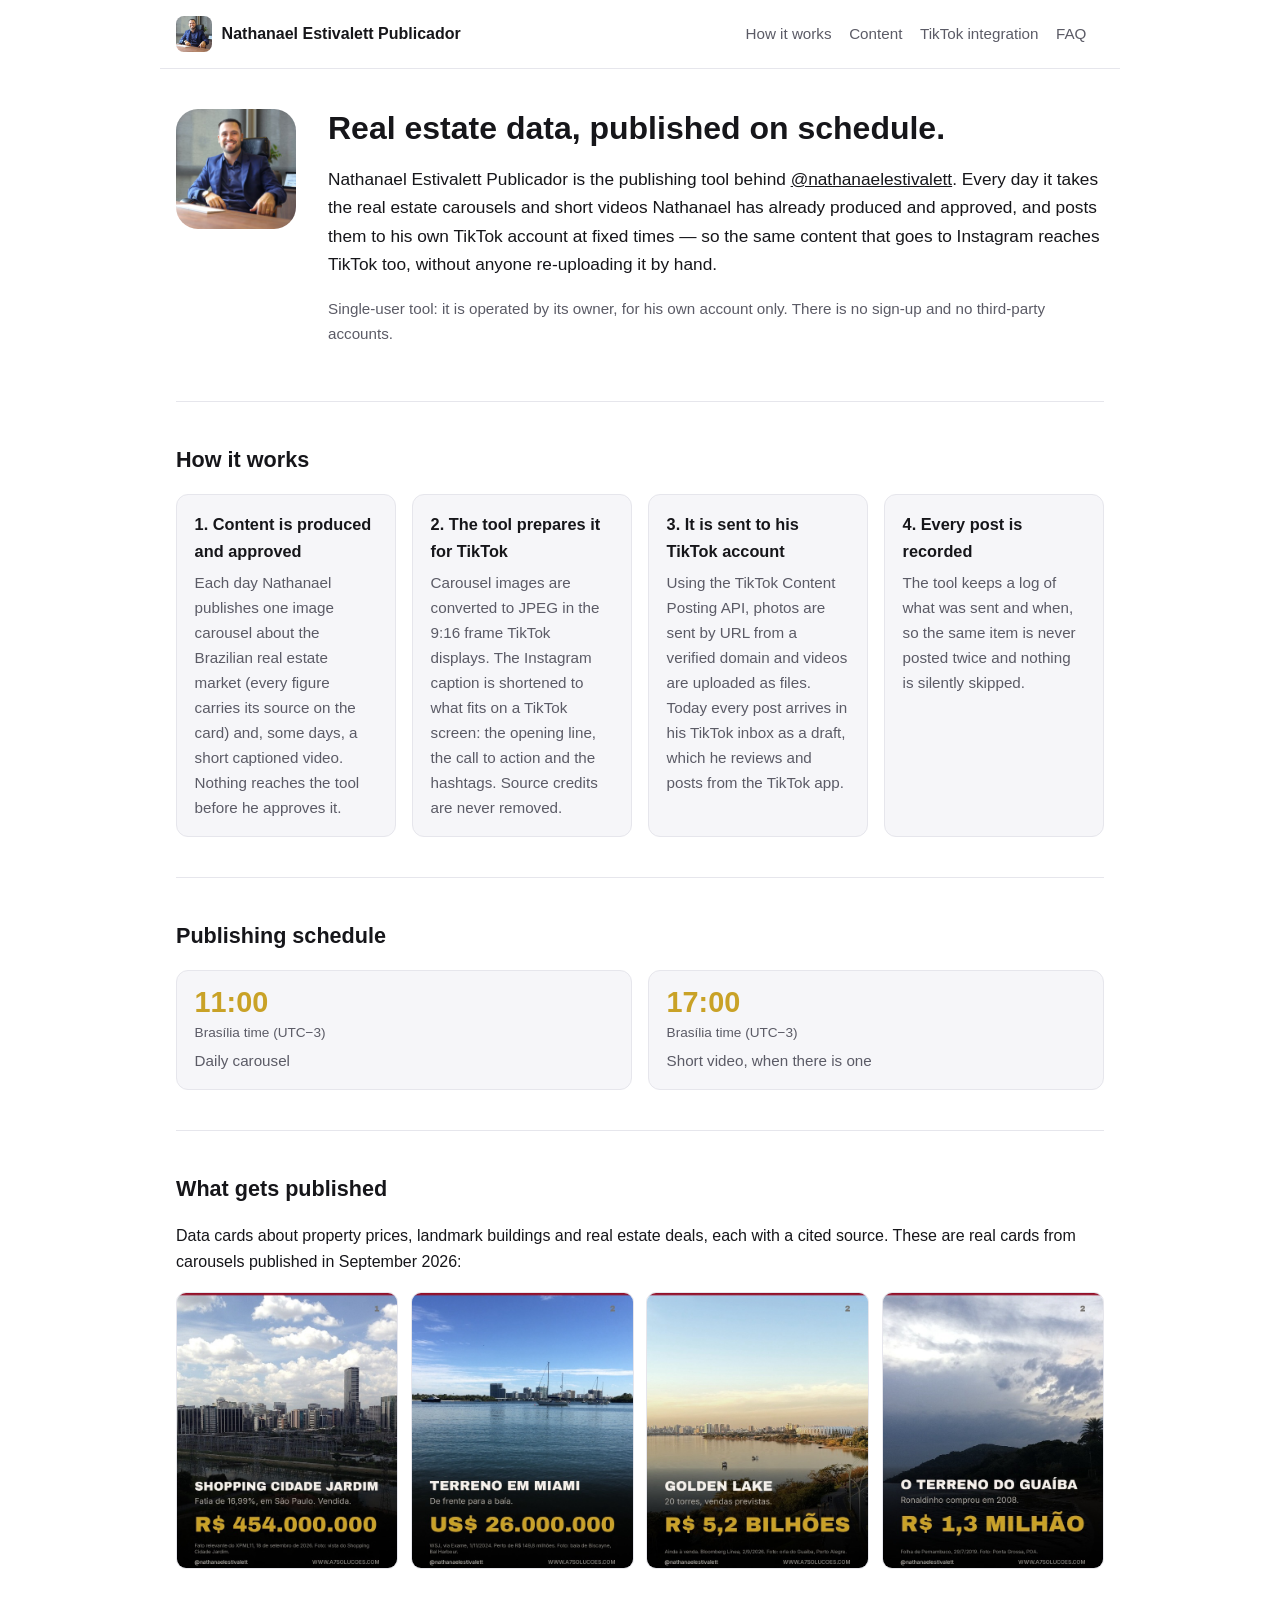
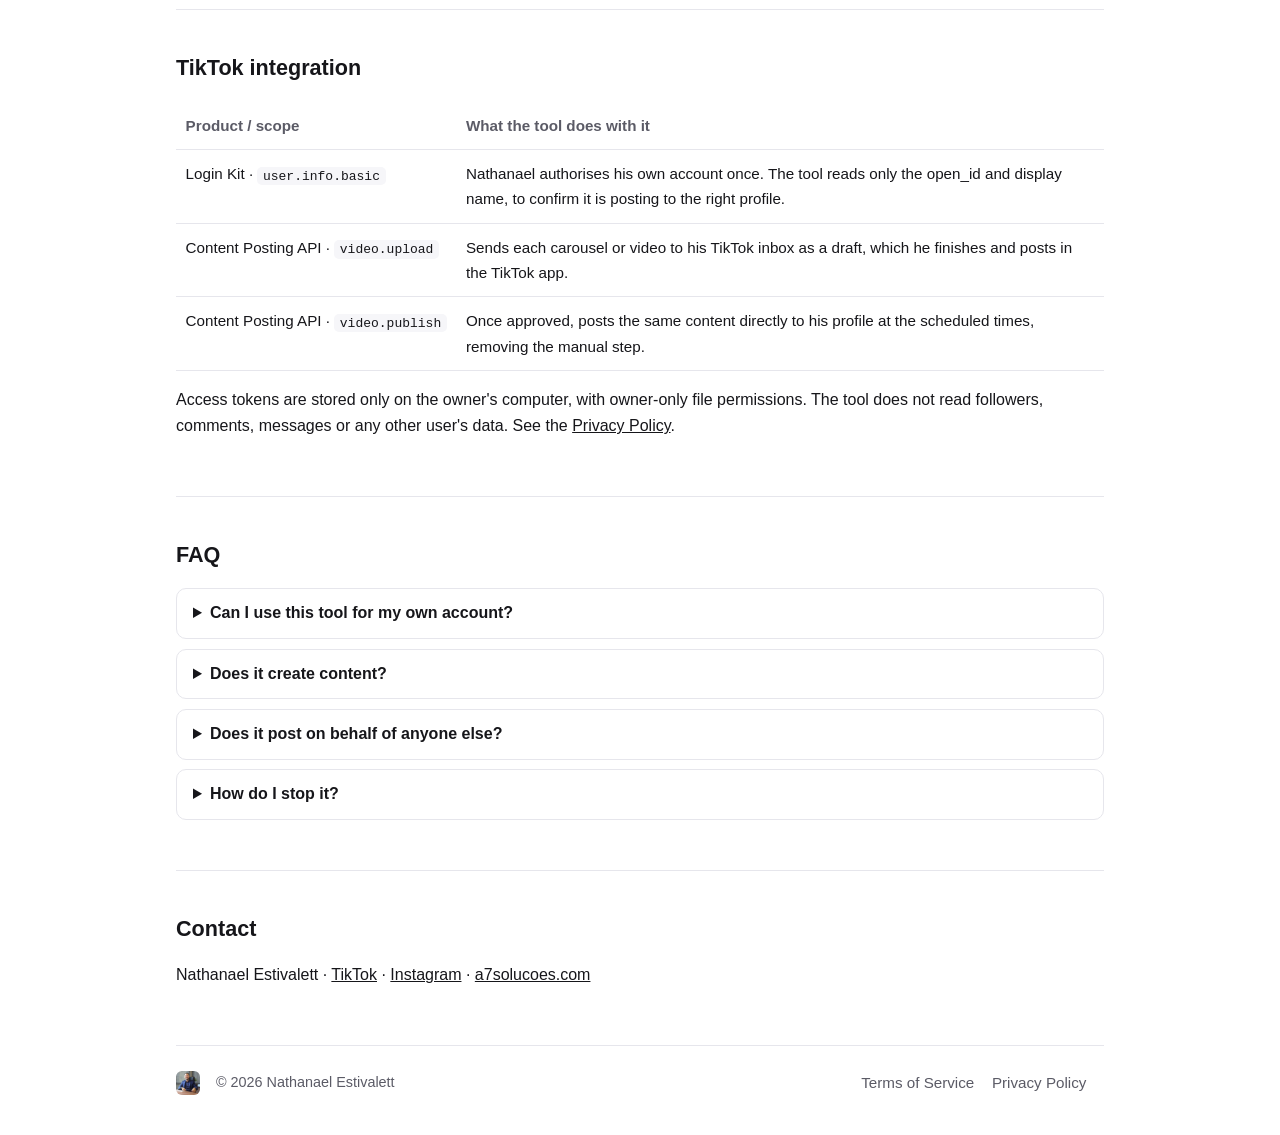
<file: index.html>
<!doctype html>
<html lang="en">
<head>
<meta charset="utf-8">
<meta name="viewport" content="width=device-width,initial-scale=1">
<title>Nathanael Estivalett Publicador</title>
<meta name="description" content="Publishes @nathanaelestivalett's real estate carousels and short videos to his own TikTok account.">
<link rel="icon" type="image/png" sizes="32x32" href="favicon-32.png">
<link rel="apple-touch-icon" href="apple-touch-icon.png">
<link rel="stylesheet" href="site.css">
</head>
<body>
<header class="top">
  <a class="brand" href="./"><img src="img/icon-256.png" alt="" width="36" height="36">Nathanael Estivalett Publicador</a>
  <nav><a href="#how">How it works</a><a href="#content">Content</a><a href="#tiktok">TikTok integration</a><a href="#faq">FAQ</a></nav>
</header>

<main>
<section class="hero">
  <img class="hero-icon" src="img/icon-256.png" alt="Nathanael Estivalett" width="120" height="120">
  <div>
    <h1>Real estate data, published on schedule.</h1>
    <p class="lead">Nathanael Estivalett Publicador is the publishing tool behind
    <a href="https://www.tiktok.com/@nathanaelestivalett">@nathanaelestivalett</a>. Every day it takes the
    real estate carousels and short videos Nathanael has already produced and approved, and posts them to his
    own TikTok account at fixed times — so the same content that goes to Instagram reaches TikTok too,
    without anyone re-uploading it by hand.</p>
    <p class="note">Single-user tool: it is operated by its owner, for his own account only. There is no sign-up and no
    third-party accounts.</p>
  </div>
</section>

<section id="how">
  <h2>How it works</h2>
  <ol class="steps">
    <li><h3>1. Content is produced and approved</h3>
      <p>Each day Nathanael publishes one image carousel about the Brazilian real estate market (every figure
      carries its source on the card) and, some days, a short captioned video. Nothing reaches the tool
      before he approves it.</p></li>
    <li><h3>2. The tool prepares it for TikTok</h3>
      <p>Carousel images are converted to JPEG in the 9:16 frame TikTok displays. The Instagram caption is
      shortened to what fits on a TikTok screen: the opening line, the call to action and the hashtags. Source
      credits are never removed.</p></li>
    <li><h3>3. It is sent to his TikTok account</h3>
      <p>Using the TikTok Content Posting API, photos are sent by URL from a verified domain and videos are
      uploaded as files. Today every post arrives in his TikTok inbox as a draft, which he reviews and posts from
      the TikTok app.</p></li>
    <li><h3>4. Every post is recorded</h3>
      <p>The tool keeps a log of what was sent and when, so the same item is never posted twice and nothing is
      silently skipped.</p></li>
  </ol>
</section>

<section id="schedule">
  <h2>Publishing schedule</h2>
  <div class="cards2">
    <div class="box"><strong>11:00</strong><span>Brasília time (UTC−3)</span><p>Daily carousel</p></div>
    <div class="box"><strong>17:00</strong><span>Brasília time (UTC−3)</span><p>Short video, when there is one</p></div>
  </div>
</section>

<section id="content">
  <h2>What gets published</h2>
  <p>Data cards about property prices, landmark buildings and real estate deals, each with a cited source.
  These are real cards from carousels published in September 2026:</p>
  <div class="gallery">
    <figure><img src="img/exemplo-1.jpg" alt="Card: Shopping Cidade Jardim, R$ 454,000,000" loading="lazy" width="540" height="675"></figure>
    <figure><img src="img/exemplo-2.jpg" alt="Card: land in Miami, US$ 26,000,000" loading="lazy" width="540" height="675"></figure>
    <figure><img src="img/exemplo-3.jpg" alt="Card: Golden Lake, R$ 5.2 billion" loading="lazy" width="540" height="675"></figure>
    <figure><img src="img/exemplo-4.jpg" alt="Card: land by the Guaíba, R$ 1.3 million" loading="lazy" width="540" height="675"></figure>
  </div>
</section>

<section id="tiktok">
  <h2>TikTok integration</h2>
  <table>
    <thead><tr><th>Product / scope</th><th>What the tool does with it</th></tr></thead>
    <tbody>
      <tr><td>Login Kit · <code>user.info.basic</code></td><td>Nathanael authorises his own account once. The tool reads only the
      open_id and display name, to confirm it is posting to the right profile.</td></tr>
      <tr><td>Content Posting API · <code>video.upload</code></td><td>Sends each carousel or video to his TikTok inbox as a draft, which he
      finishes and posts in the TikTok app.</td></tr>
      <tr><td>Content Posting API · <code>video.publish</code></td><td>Once approved, posts the same content directly to his profile at the
      scheduled times, removing the manual step.</td></tr>
    </tbody>
  </table>
  <p>Access tokens are stored only on the owner's computer, with owner-only file permissions. The tool does not
  read followers, comments, messages or any other user's data. See the <a href="privacy.html">Privacy Policy</a>.</p>
</section>

<section id="faq">
  <h2>FAQ</h2>
  <details><summary>Can I use this tool for my own account?</summary>
    <p>No. It is private software that serves a single account, @nathanaelestivalett. There is no sign-up and no login
    for the public.</p></details>
  <details><summary>Does it create content?</summary>
    <p>No. It only publishes content Nathanael has already produced and approved for Instagram.</p></details>
  <details><summary>Does it post on behalf of anyone else?</summary>
    <p>Never. It only posts to the owner's own TikTok account.</p></details>
  <details><summary>How do I stop it?</summary>
    <p>The owner can revoke access at any time in TikTok under Settings and privacy → Security → Apps and services.</p></details>
</section>

<section id="contact">
  <h2>Contact</h2>
  <p>Nathanael Estivalett · <a href="https://www.tiktok.com/@nathanaelestivalett">TikTok</a> ·
  <a href="https://www.instagram.com/nathanaelestivalett/">Instagram</a> ·
  <a href="https://www.a7solucoes.com">a7solucoes.com</a></p>
</section>
</main>

<footer>
  <img src="img/icon-256.png" alt="" width="24" height="24">
  <span>© 2026 Nathanael Estivalett</span>
  <nav><a href="terms.html">Terms of Service</a><a href="privacy.html">Privacy Policy</a></nav>
</footer>
</body>
</html>
</file>
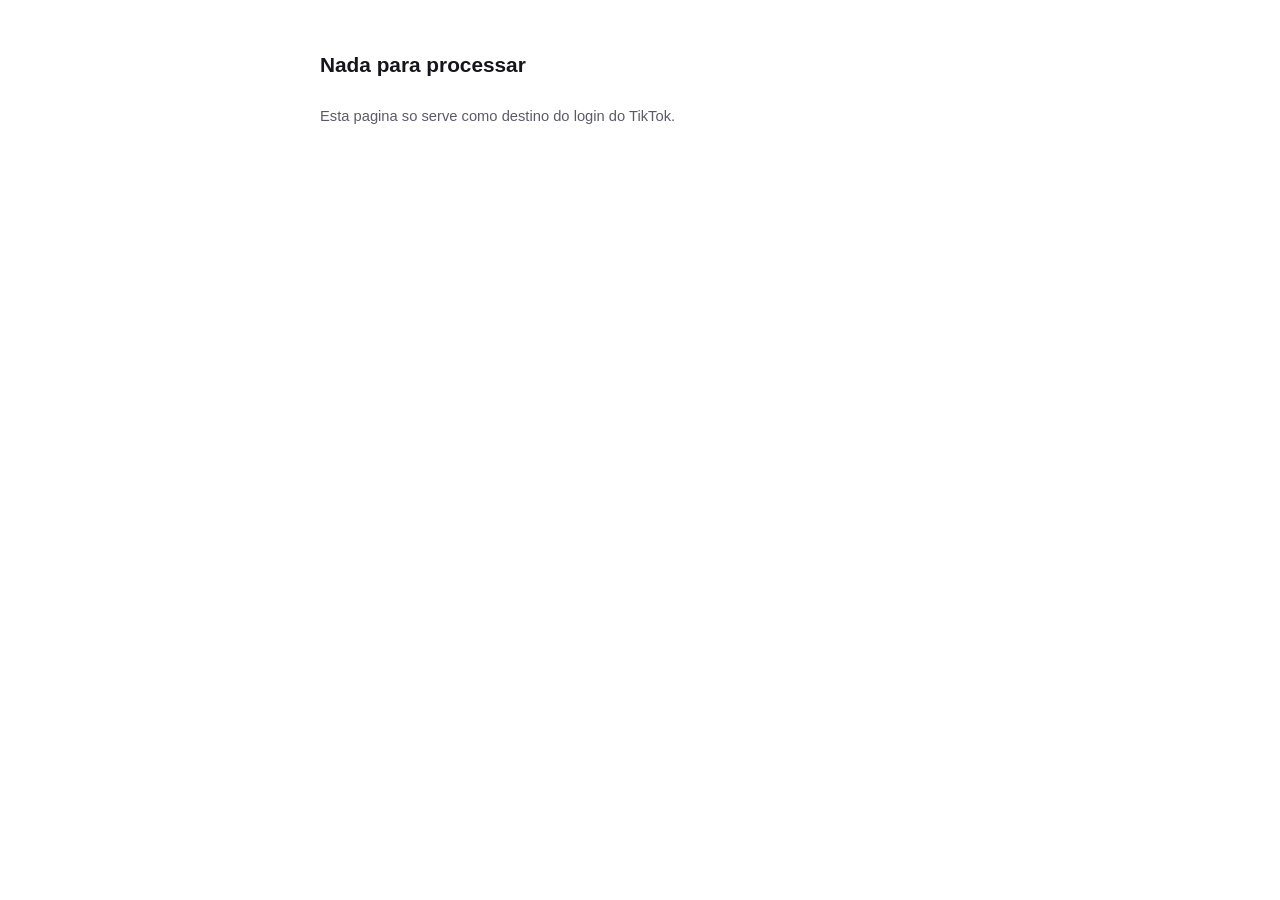
<file: callback.html>
<!doctype html>
<html lang="pt-BR">
<meta charset="utf-8">
<meta name="viewport" content="width=device-width,initial-scale=1">
<link rel="icon" type="image/png" sizes="32x32" href="favicon-32.png">
<link rel="apple-touch-icon" href="apple-touch-icon.png">
<title>Autorizacao recebida</title>
<style>
 :root{--fg:#16161a;--mut:#5b5b66;--bg:#fff;--line:#e6e6ec;--ok:#0a7d3f;--bad:#b3261e}
 @media (prefers-color-scheme:dark){:root:not([data-theme=light]){--fg:#ececf1;--mut:#a0a0ad;--bg:#111114;--line:#2a2a33;--ok:#5ddb96;--bad:#ff8a80}}
 body{background:var(--bg);color:var(--fg);font:16px/1.6 -apple-system,BlinkMacSystemFont,"Segoe UI",sans-serif;
      max-width:40rem;margin:0 auto;padding:3rem 1rem}
 h1{font-size:1.3rem;margin:0 0 1.5rem}
 code{display:block;background:rgba(127,127,127,.12);border:1px solid var(--line);border-radius:8px;
      padding:1rem;font:13px/1.5 ui-monospace,SFMono-Regular,Menlo,monospace;word-break:break-all;margin:.6rem 0}
 button{font:inherit;padding:.6rem 1.1rem;border-radius:8px;border:1px solid var(--line);
        background:transparent;color:inherit;cursor:pointer}
 .ok{color:var(--ok)} .bad{color:var(--bad)} p.sub{color:var(--mut);font-size:.92rem}
</style>
<h1 id="titulo">Lendo a resposta do TikTok...</h1>
<div id="conteudo"></div>
<script>
 const q = new URLSearchParams(location.search);
 const titulo = document.getElementById('titulo');
 const alvo = document.getElementById('conteudo');

 if (q.get('error')) {
   titulo.textContent = 'O TikTok recusou a autorizacao';
   titulo.className = 'bad';
   alvo.innerHTML = '<code>' + (q.get('error') + ' — ' + (q.get('error_description') || ''))
     .replace(/[<>&]/g, c => ({'<':'&lt;','>':'&gt;','&':'&amp;'}[c])) + '</code>';
 } else if (q.get('code')) {
   titulo.textContent = 'Autorizado. Copie a linha abaixo e cole no terminal.';
   titulo.className = 'ok';
   const linha = location.search.slice(1);
   alvo.innerHTML = '<code id="v"></code>'
     + '<button id="b">Copiar</button> '
     + '<p class="sub">Isto NAO e um token: e um codigo de uso unico que expira em minutos '
     + 'e so vale junto com o verificador que ficou no seu computador.</p>';
   document.getElementById('v').textContent = linha;
   document.getElementById('b').onclick = async () => {
     try { await navigator.clipboard.writeText(linha);
           document.getElementById('b').textContent = 'Copiado'; }
     catch (e) { document.getElementById('b').textContent = 'Copie a mao'; }
   };
 } else {
   titulo.textContent = 'Nada para processar';
   alvo.innerHTML = '<p class="sub">Esta pagina so serve como destino do login do TikTok.</p>';
 }
</script>
</file>
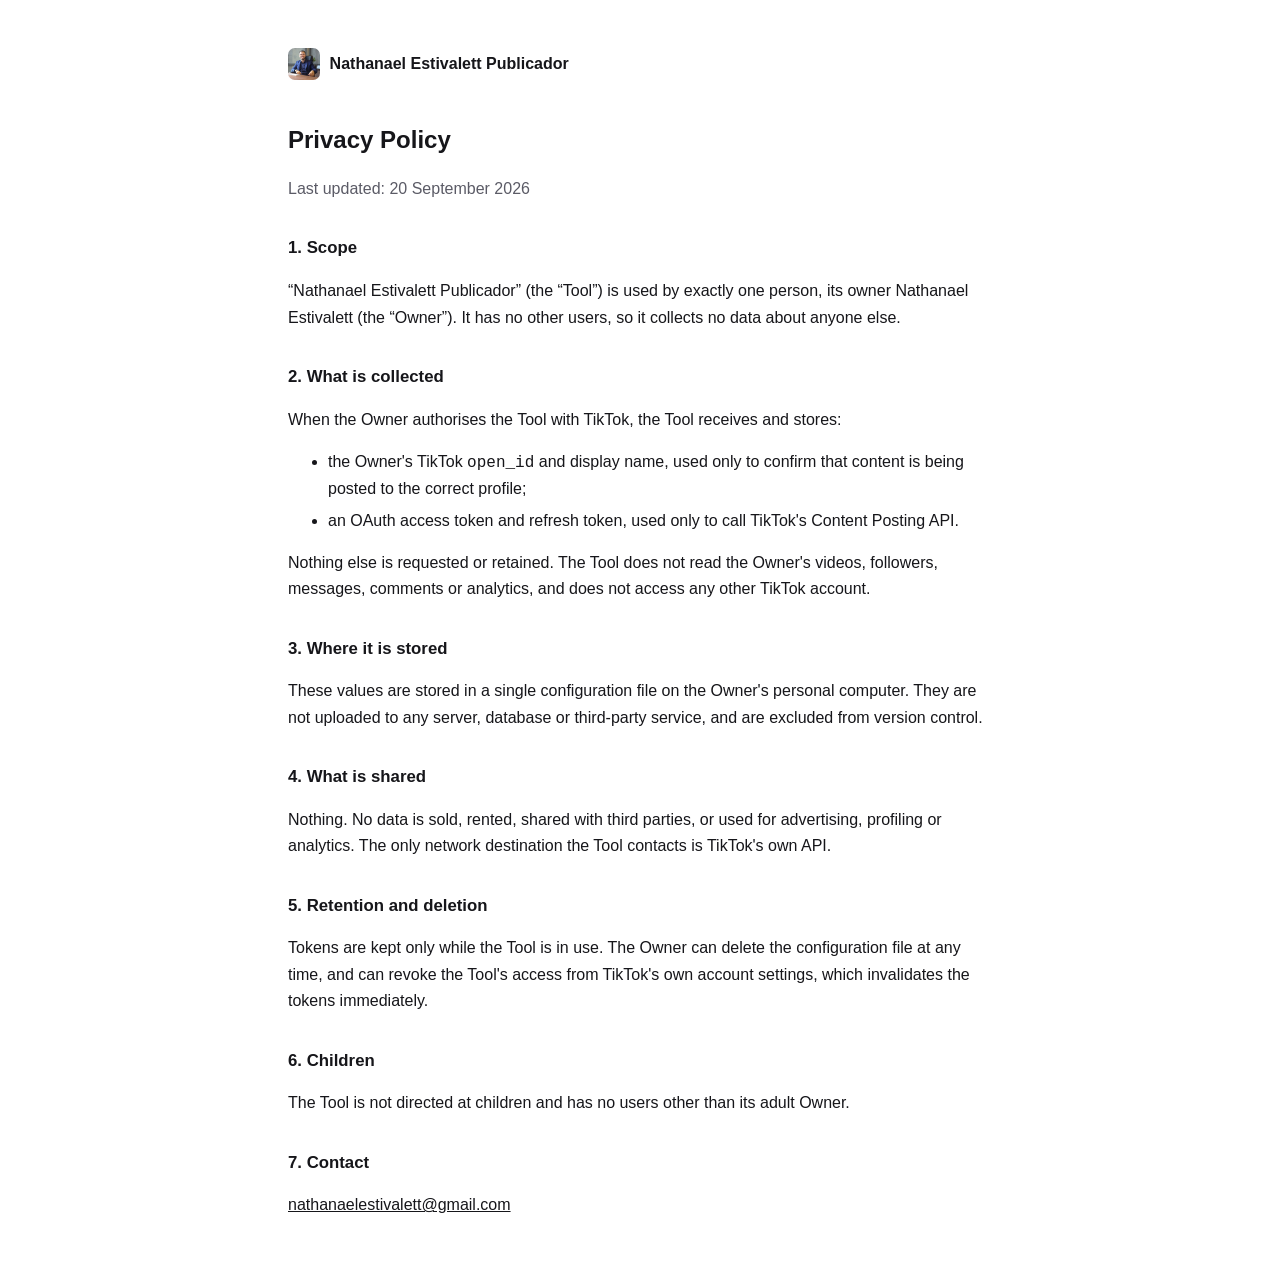
<file: privacy.html>
<!doctype html>
<html lang="en">
<meta charset="utf-8">
<meta name="viewport" content="width=device-width,initial-scale=1">
<link rel="icon" type="image/png" sizes="32x32" href="favicon-32.png">
<link rel="apple-touch-icon" href="apple-touch-icon.png">
<title>Privacy Policy — Nathanael Estivalett Publicador</title>
<style>
 :root{--fg:#16161a;--mut:#5b5b66;--bg:#fff;--line:#e6e6ec}
 @media (prefers-color-scheme:dark){:root:not([data-theme=light]){--fg:#ececf1;--mut:#a0a0ad;--bg:#111114;--line:#2a2a33}}
 body{background:var(--bg);color:var(--fg);font:16px/1.65 -apple-system,BlinkMacSystemFont,"Segoe UI",sans-serif;
      max-width:44rem;margin:0 auto;padding:3rem 1rem}
 h1{font-size:1.5rem} h2{font-size:1.05rem;margin-top:2rem} p.sub{color:var(--mut)}
 a{color:inherit} li{margin:.3rem 0}
</style>
<p style="margin:0 0 2rem"><a href="./" style="display:inline-flex;align-items:center;gap:.6rem;font-weight:650;text-decoration:none"><img src="img/icon-256.png" alt="" width="32" height="32" style="border-radius:7px">Nathanael Estivalett Publicador</a></p>
<h1>Privacy Policy</h1>
<p class="sub">Last updated: 20 September 2026</p>

<h2>1. Scope</h2>
<p>“Nathanael Estivalett Publicador” (the “Tool”) is used by exactly one person, its owner Nathanael
Estivalett (the “Owner”). It has no other users, so it collects no data about anyone else.</p>

<h2>2. What is collected</h2>
<p>When the Owner authorises the Tool with TikTok, the Tool receives and stores:</p>
<ul>
  <li>the Owner's TikTok <code>open_id</code> and display name, used only to confirm that content is
      being posted to the correct profile;</li>
  <li>an OAuth access token and refresh token, used only to call TikTok's Content Posting API.</li>
</ul>
<p>Nothing else is requested or retained. The Tool does not read the Owner's videos, followers,
messages, comments or analytics, and does not access any other TikTok account.</p>

<h2>3. Where it is stored</h2>
<p>These values are stored in a single configuration file on the Owner's personal computer. They are
not uploaded to any server, database or third-party service, and are excluded from version control.</p>

<h2>4. What is shared</h2>
<p>Nothing. No data is sold, rented, shared with third parties, or used for advertising, profiling or
analytics. The only network destination the Tool contacts is TikTok's own API.</p>

<h2>5. Retention and deletion</h2>
<p>Tokens are kept only while the Tool is in use. The Owner can delete the configuration file at any
time, and can revoke the Tool's access from TikTok's own account settings, which invalidates the
tokens immediately.</p>

<h2>6. Children</h2>
<p>The Tool is not directed at children and has no users other than its adult Owner.</p>

<h2>7. Contact</h2>
<p><a href="mailto:nathanaelestivalett@gmail.com">nathanaelestivalett@gmail.com</a></p>
</file>
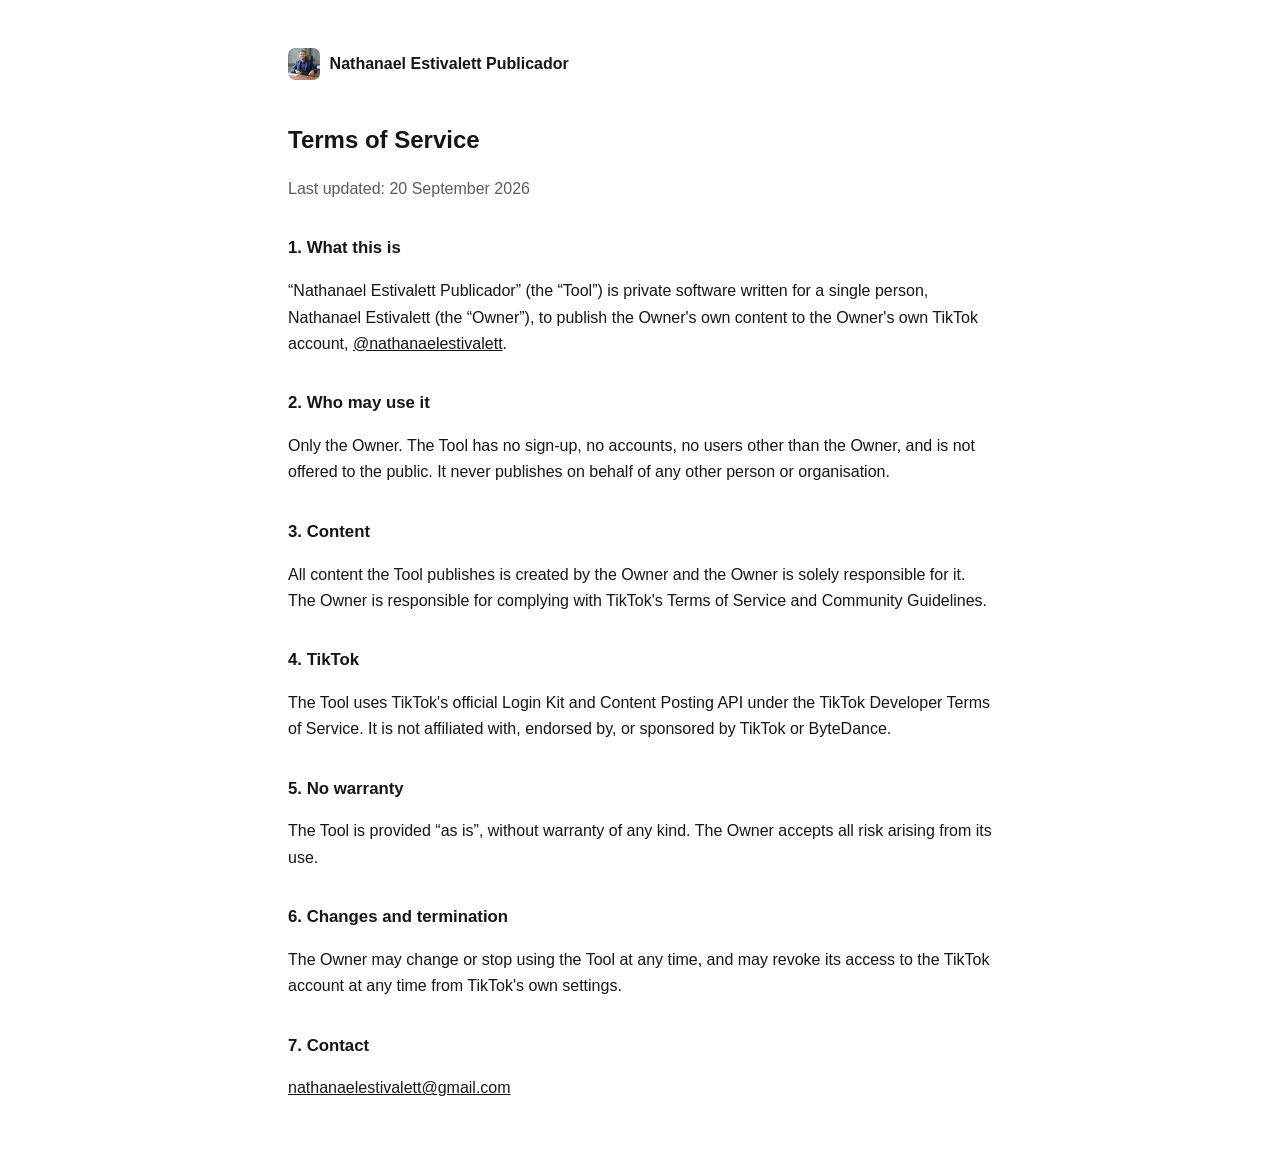
<file: terms.html>
<!doctype html>
<html lang="en">
<meta charset="utf-8">
<meta name="viewport" content="width=device-width,initial-scale=1">
<link rel="icon" type="image/png" sizes="32x32" href="favicon-32.png">
<link rel="apple-touch-icon" href="apple-touch-icon.png">
<title>Terms of Service — Nathanael Estivalett Publicador</title>
<style>
 :root{--fg:#16161a;--mut:#5b5b66;--bg:#fff;--line:#e6e6ec}
 @media (prefers-color-scheme:dark){:root:not([data-theme=light]){--fg:#ececf1;--mut:#a0a0ad;--bg:#111114;--line:#2a2a33}}
 body{background:var(--bg);color:var(--fg);font:16px/1.65 -apple-system,BlinkMacSystemFont,"Segoe UI",sans-serif;
      max-width:44rem;margin:0 auto;padding:3rem 1rem}
 h1{font-size:1.5rem} h2{font-size:1.05rem;margin-top:2rem} p.sub{color:var(--mut)}
 a{color:inherit}
</style>
<p style="margin:0 0 2rem"><a href="./" style="display:inline-flex;align-items:center;gap:.6rem;font-weight:650;text-decoration:none"><img src="img/icon-256.png" alt="" width="32" height="32" style="border-radius:7px">Nathanael Estivalett Publicador</a></p>
<h1>Terms of Service</h1>
<p class="sub">Last updated: 20 September 2026</p>

<h2>1. What this is</h2>
<p>“Nathanael Estivalett Publicador” (the “Tool”) is private software written for a single person,
Nathanael Estivalett (the “Owner”), to publish the Owner's own content to the Owner's own TikTok
account, <a href="https://www.tiktok.com/@nathanaelestivalett">@nathanaelestivalett</a>.</p>

<h2>2. Who may use it</h2>
<p>Only the Owner. The Tool has no sign-up, no accounts, no users other than the Owner, and is not
offered to the public. It never publishes on behalf of any other person or organisation.</p>

<h2>3. Content</h2>
<p>All content the Tool publishes is created by the Owner and the Owner is solely responsible for it.
The Owner is responsible for complying with TikTok's Terms of Service and Community Guidelines.</p>

<h2>4. TikTok</h2>
<p>The Tool uses TikTok's official Login Kit and Content Posting API under the TikTok Developer Terms
of Service. It is not affiliated with, endorsed by, or sponsored by TikTok or ByteDance.</p>

<h2>5. No warranty</h2>
<p>The Tool is provided “as is”, without warranty of any kind. The Owner accepts all risk arising from
its use.</p>

<h2>6. Changes and termination</h2>
<p>The Owner may change or stop using the Tool at any time, and may revoke its access to the TikTok
account at any time from TikTok's own settings.</p>

<h2>7. Contact</h2>
<p><a href="mailto:nathanaelestivalett@gmail.com">nathanaelestivalett@gmail.com</a></p>
</file>
<file: site.css>
:root{--fg:#16161a;--mut:#5b5b66;--bg:#fff;--card:#f6f6f9;--line:#e6e6ec;--accent:#c9a227}
@media (prefers-color-scheme:dark){:root:not([data-theme=light]){--fg:#ececf1;--mut:#a0a0ad;--bg:#111114;--card:#1b1b20;--line:#2a2a33;--accent:#e2bd45}}
*{box-sizing:border-box}
body{background:var(--bg);color:var(--fg);font:16px/1.65 -apple-system,BlinkMacSystemFont,"Segoe UI",sans-serif;margin:0}
a{color:inherit}
header.top,main,footer{max-width:60rem;margin:0 auto;padding:0 1rem}
header.top{display:flex;flex-wrap:wrap;gap:.6rem 1.5rem;align-items:center;justify-content:space-between;padding-top:1rem;padding-bottom:1rem;border-bottom:1px solid var(--line)}
.brand{display:flex;align-items:center;gap:.6rem;font-weight:650;text-decoration:none}
.brand img{border-radius:8px}
nav a{margin-right:1.1rem;color:var(--mut);text-decoration:none;font-size:.95rem}
nav a:hover{color:var(--fg)}
section{padding:2.5rem 0;border-bottom:1px solid var(--line)}
h1{font-size:2rem;line-height:1.2;margin:0 0 .8rem}
h2{font-size:1.35rem;margin:0 0 1rem}
h3{font-size:1.02rem;margin:0 0 .3rem}
.hero{display:flex;gap:2rem;align-items:flex-start}
.hero-icon{border-radius:22px;flex:none}
.lead{font-size:1.08rem}
.note{color:var(--mut);font-size:.95rem}
.steps{list-style:none;padding:0;margin:0;display:grid;grid-template-columns:repeat(auto-fit,minmax(13rem,1fr));gap:1rem}
.steps li,.box{background:var(--card);border:1px solid var(--line);border-radius:12px;padding:1rem 1.1rem}
.steps p,.box p{margin:.2rem 0 0;color:var(--mut);font-size:.95rem}
.cards2{display:grid;grid-template-columns:repeat(auto-fit,minmax(12rem,1fr));gap:1rem}
.box strong{font-size:1.8rem;color:var(--accent);display:block;line-height:1.1}
.box span{color:var(--mut);font-size:.85rem}
.gallery{display:grid;grid-template-columns:repeat(auto-fit,minmax(10rem,1fr));gap:.8rem;margin-top:1rem}
.gallery figure{margin:0}
.gallery img{width:100%;height:auto;border-radius:10px;display:block;border:1px solid var(--line)}
table{width:100%;border-collapse:collapse;margin-bottom:1rem;font-size:.95rem}
th,td{text-align:left;vertical-align:top;padding:.7rem .6rem;border-bottom:1px solid var(--line)}
th{color:var(--mut);font-weight:600}
td:first-child{white-space:nowrap}
code{font:13px ui-monospace,SFMono-Regular,Menlo,monospace;background:var(--card);padding:.1rem .35rem;border-radius:5px}
details{border:1px solid var(--line);border-radius:10px;padding:.7rem 1rem;margin-bottom:.6rem}
summary{cursor:pointer;font-weight:600}
details p{margin:.5rem 0 0;color:var(--mut)}
footer{display:flex;flex-wrap:wrap;gap:.6rem 1rem;align-items:center;padding-top:1.5rem;padding-bottom:2.5rem;color:var(--mut);font-size:.9rem}
footer img{border-radius:6px}
footer nav{margin-left:auto}
.doc{max-width:44rem;padding:2rem 0}
@media (max-width:640px){
  .hero{flex-direction:column;gap:1rem}
  .hero-icon{width:88px;height:88px}
  h1{font-size:1.6rem}
  td:first-child{white-space:normal}
  footer nav{margin-left:0}
}
</file>
